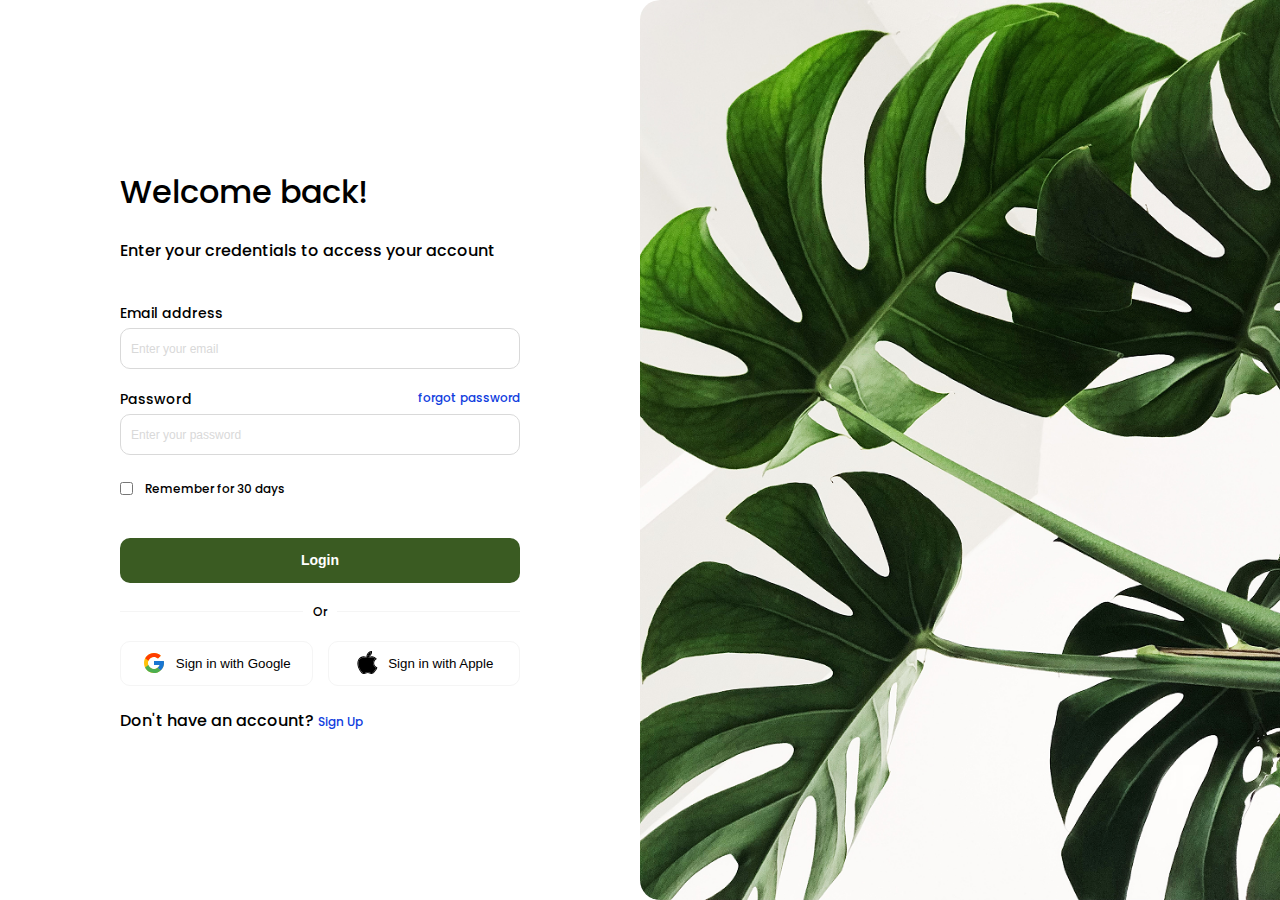
<file: index.html>
<!DOCTYPE html>
<html lang="pt-br">
<head>
    <meta charset="UTF-8">
    <meta http-equiv="refresh" content="0; url=./formulario/src/assets/pages/singin.html">
    
    <title>Redirecionando...</title>
</head>
<body>
    <p>Se você não for redirecionado, <a href="./formulario/src/assets/pages/singin.html">clique aqui</a>.</p>
</body>
</html>
</file>
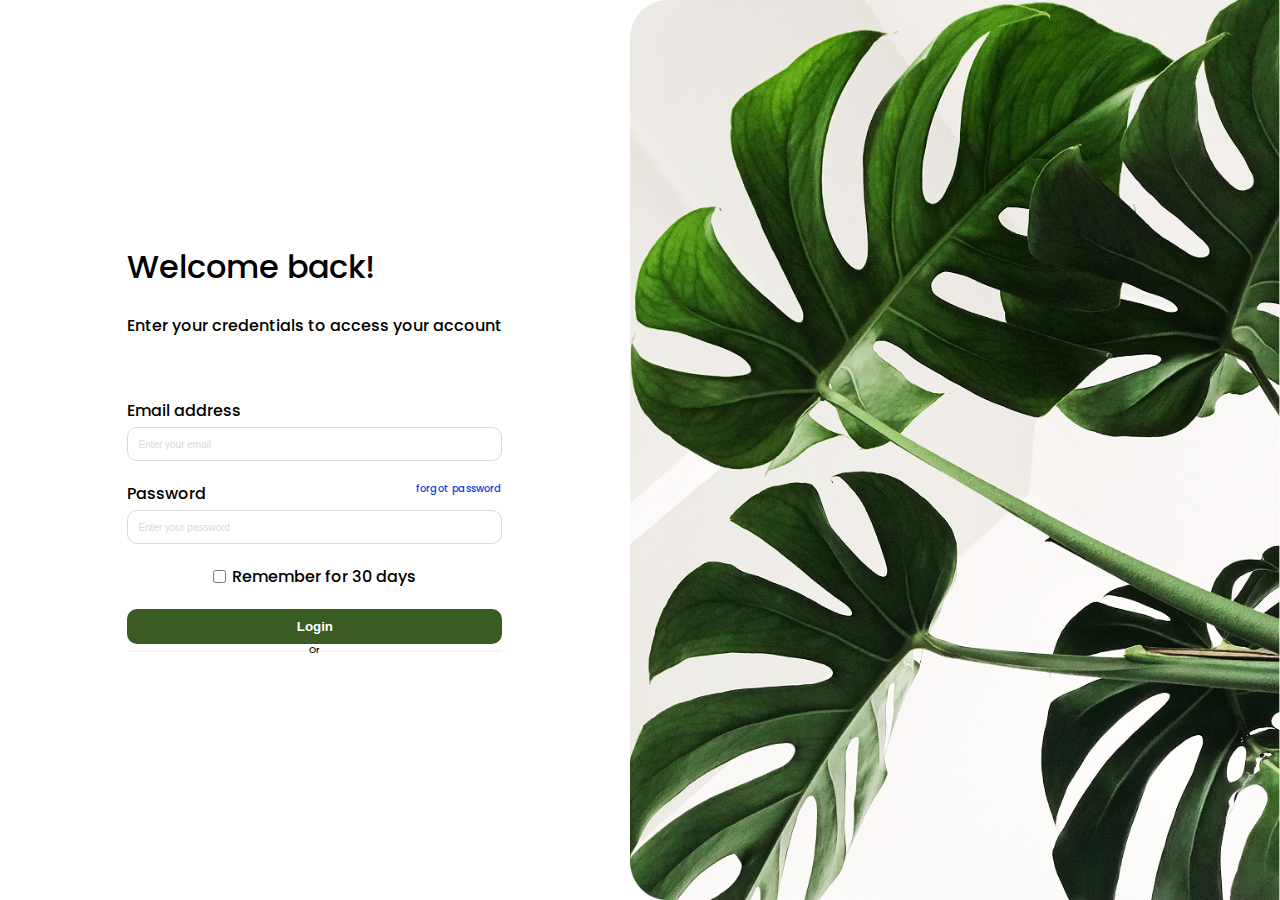
<file: formulario/assets/pages/signin.html>
<!DOCTYPE html>
<html lang="en">

<head>
  <meta charset="UTF-8">
  <meta name="viewport" content="width=device-width, initial-scale=1.0">
  <link rel="stylesheet" href="./../styles/signin.css">
  <link rel="preconnect" href="https://fonts.googleapis.com">
  <link rel="preconnect" href="https://fonts.gstatic.com" crossorigin>
  <link
    href="https://fonts.googleapis.com/css2?family=Poppins:wght@300;400;500;600;700&display=swap"
    rel="stylesheet">
  <title>Signin</title>
</head>

<body>
  <main>
    <section>
      <div class="form-container">
        <h1>Welcome back!</h1>
        <p>Enter your credentials to access your account</p>

        <form id="loginForm">
          <fieldset>
            <label for="email">Email address</label>
            <input placeholder="Enter your email" type="email" name="email" id="email" required>
          </fieldset>

          <fieldset>
            <div class="title-wrapper">
              <label for="password">Password</label>
              <a href="#">forgot password</a>
            </div>
            <input placeholder="Enter your password" type="password" name="password" id="password" required>
          </fieldset>

          <fieldset class="checkbox">
            <input type="checkbox" name="remember" id="remember">
            <label for="remember">Remember for 30 days</label>
          </fieldset>

          <button type="submit">Login</button>
        </form>

        <div class="divider">
          <div class="line"></div>
          <p>Or</p>
          <div class="line"></div>
        </div>
      </div>
    </section>

    <img src="./../images/costela_de_adao.png" alt="Foto de uma costela de Adão.">
  </main>

  <script>
    const form = document.getElementById("loginForm");

    form.addEventListener("submit", async (event) => {
      event.preventDefault(); // impede o reload da página

      const email = document.getElementById("email").value;
      const password = document.getElementById("password").value;

      // Corpo da requisição em JSON
      const user = { email, password };

      try {
        const response = await fetch("http://localhost:8084/usuario/cadastro", {
          method: "POST",
          headers: {
            "Content-Type": "application/json"
          },
          body: JSON.stringify(user)
        });

        const data = await response.text(); // sua API retorna texto simples
        alert(data); // exibe a resposta ("Usuário logado", "Senha incorreta", etc.)

      } catch (error) {
        console.error("Erro:", error);
        alert("Erro ao conectar ao servidor.");
      }
    });
  </script>
</body>

</html>
</file>
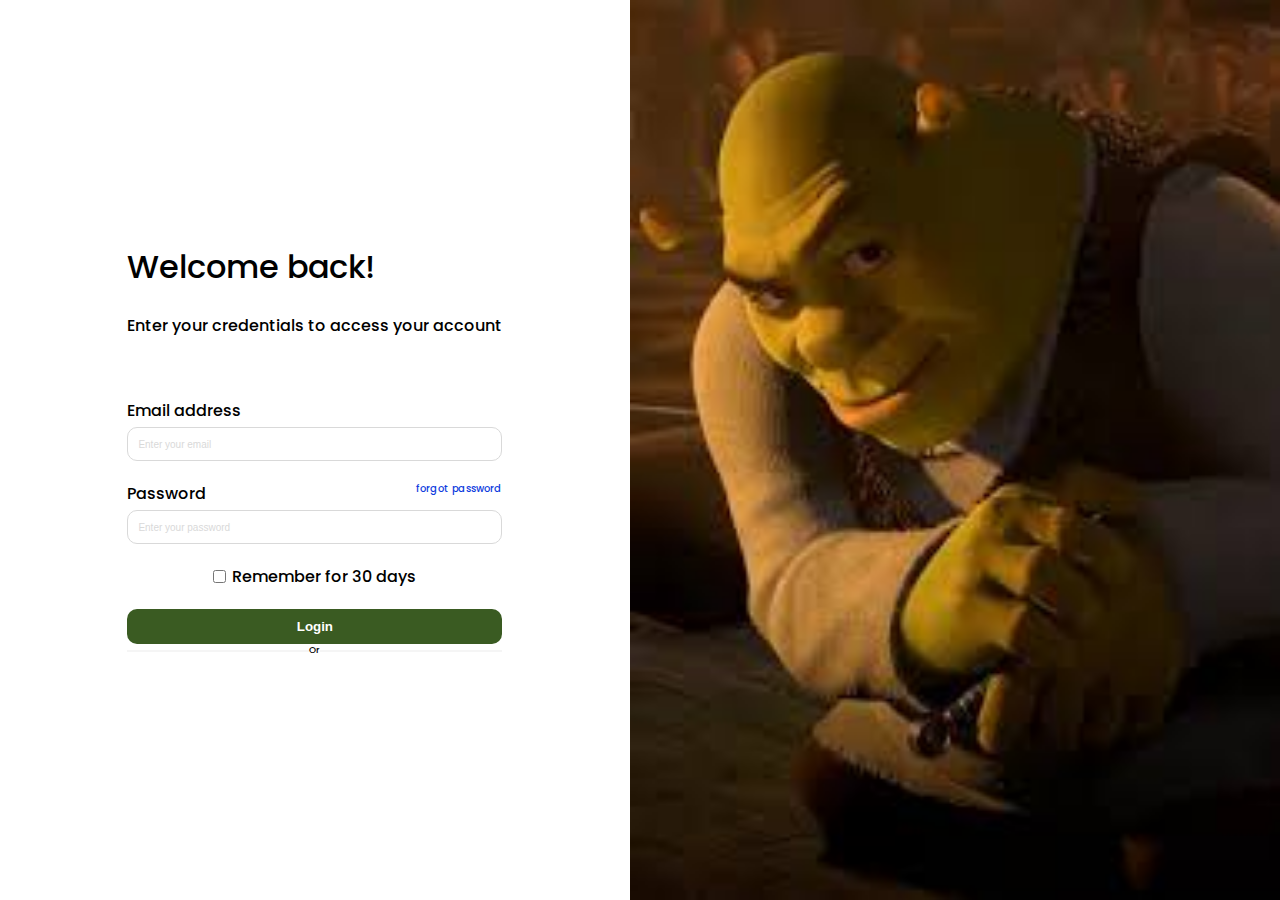
<file: formulario/assets/pages/signup.html>
<!DOCTYPE html>
<html lang="en">

<head>
    <meta charset="UTF-8">
    <meta name="viewport" content="width=device-width, initial-scale=1.0">
    <link rel="stylesheet" href="./../styles/signin.css">
    <link rel="preconnect" href="https://fonts.googleapis.com">
    <link rel="preconnect" href="https://fonts.gstatic.com" crossorigin>
    <link
            href="https://fonts.googleapis.com/css2?family=Poppins:wght@300;400;500;600;700&display=swap"
            rel="stylesheet">
    <title>Signin</title>
</head>

<body>
<main>
    <section>
        <div class="form-container">
            <h1>Welcome back!</h1>
            <p>Enter your credentials to access your account</p>

            <form id="loginForm">
                <fieldset>
                    <label for="email">Email address</label>
                    <input placeholder="Enter your email" type="email" name="email" id="email" required>
                </fieldset>

                <fieldset>
                    <div class="title-wrapper">
                        <label for="password">Password</label>
                        <a href="#">forgot password</a>
                    </div>
                    <input placeholder="Enter your password" type="password" name="password" id="password" required>
                </fieldset>

                <fieldset class="checkbox">
                    <input type="checkbox" name="remember" id="remember">
                    <label for="remember">Remember for 30 days</label>
                </fieldset>

                <button type="submit">Login</button>
            </form>

            <div class="divider">
                <div class="line"></div>
                <p>Or</p>
                <div class="line"></div>
            </div>
        </div>
    </section>

    <img src="./../images/shrek.jpg" alt="Foto de uma costela de Adão.">
</main>

<script>
    const form = document.getElementById("loginForm");

    form.addEventListener("submit", async (event) => {
      event.preventDefault(); // impede o reload da página

      const email = document.getElementById("email").value;
      const password = document.getElementById("password").value;

      // Corpo da requisição em JSON
      const user = { email, password };

      try {
        const response = await fetch("http://localhost:8084/usuario/cadastro", {
          method: "POST",
          headers: {
            "Content-Type": "application/json"
          },
          body: JSON.stringify(user)
        });

        const data = await response.text(); // sua API retorna texto simples
        alert(data); // exibe a resposta ("Usuário logado", "Senha incorreta", etc.)

      } catch (error) {
        console.error("Erro:", error);
        alert("Erro ao conectar ao servidor.");
      }
    });
</script>
</body>

</html>
</file>
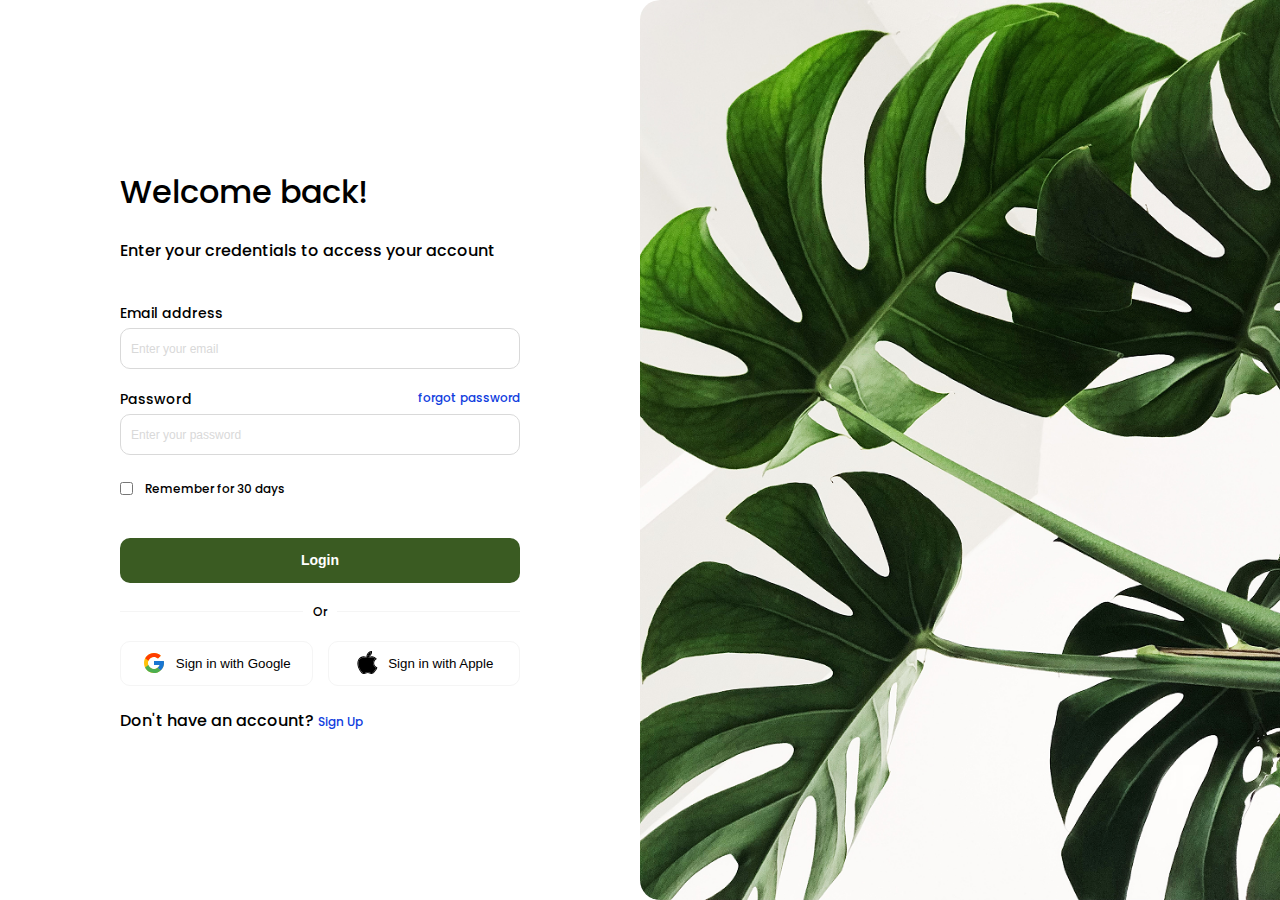
<file: formulario/src/assets/pages/signin.html>
<!DOCTYPE html>
<html lang="en">

<head>
  <meta charset="UTF-8">
  <meta name="viewport" content="width=device-width, initial-scale=1.0">
  <link rel="stylesheet" href="./../styles/signin.css">
  <link rel="preconnect" href="https://fonts.googleapis.com">
  <link rel="preconnect" href="https://fonts.gstatic.com" crossorigin>
  <link
    href="https://fonts.googleapis.com/css2?family=Poppins:wght@300;400;500;600;700&display=swap"
    rel="stylesheet">
  <script src="/formulario/src/assets/js/singin.js"></script>
  <title>Signin</title>
</head>

<body>
  <main>
    <section>
      <div class="form-container">
        <h1>Welcome back!</h1>
        <p>Enter your credentials to access your account</p>

        <form id="loginForm">
          <fieldset>
            <label for="email">Email address</label>
            <input placeholder="Enter your email" type="email" name="email" id="email" required>
          </fieldset>

          <fieldset>
            <div class="title-wrapper">
              <label for="password">Password</label>
              <a href="#">forgot password</a>
            </div>
            <input placeholder="Enter your password" type="password" name="password" id="password" required>
          </fieldset>

          <fieldset class="checkbox">
            <input type="checkbox" name="remember" id="remember">
            <label for="remember">Remember for 30 days</label>
          </fieldset>

          <button type="submit">Login</button>
        </form>

        <div class="divider">
          <div class="line"></div>
          <p>Or</p>
          <div class="line"></div>
        </div>

        <div class="social-login">
          <button type="button" class="btn-social">
            <img src="../images/google-logo.svg" alt="Google-logo"> Sign in with Google
          </button>
          <button type="button" class="btn-social">
            <img src="../images/apple-logo.svg" alt="Apple-logo"> Sign in with Apple
          </button>
        </div>

        <p class="register-link">
          Don't have an account? <a href="./signup.html">Sign Up</a>
        </p>

      </div> </section>

    <img class="hero-image" src="../images/costela-de-adao.png" alt="Foto de uma costela de Adão.">
  </main>
</body>
</html>
  </main>

</body>

</html>
</file>
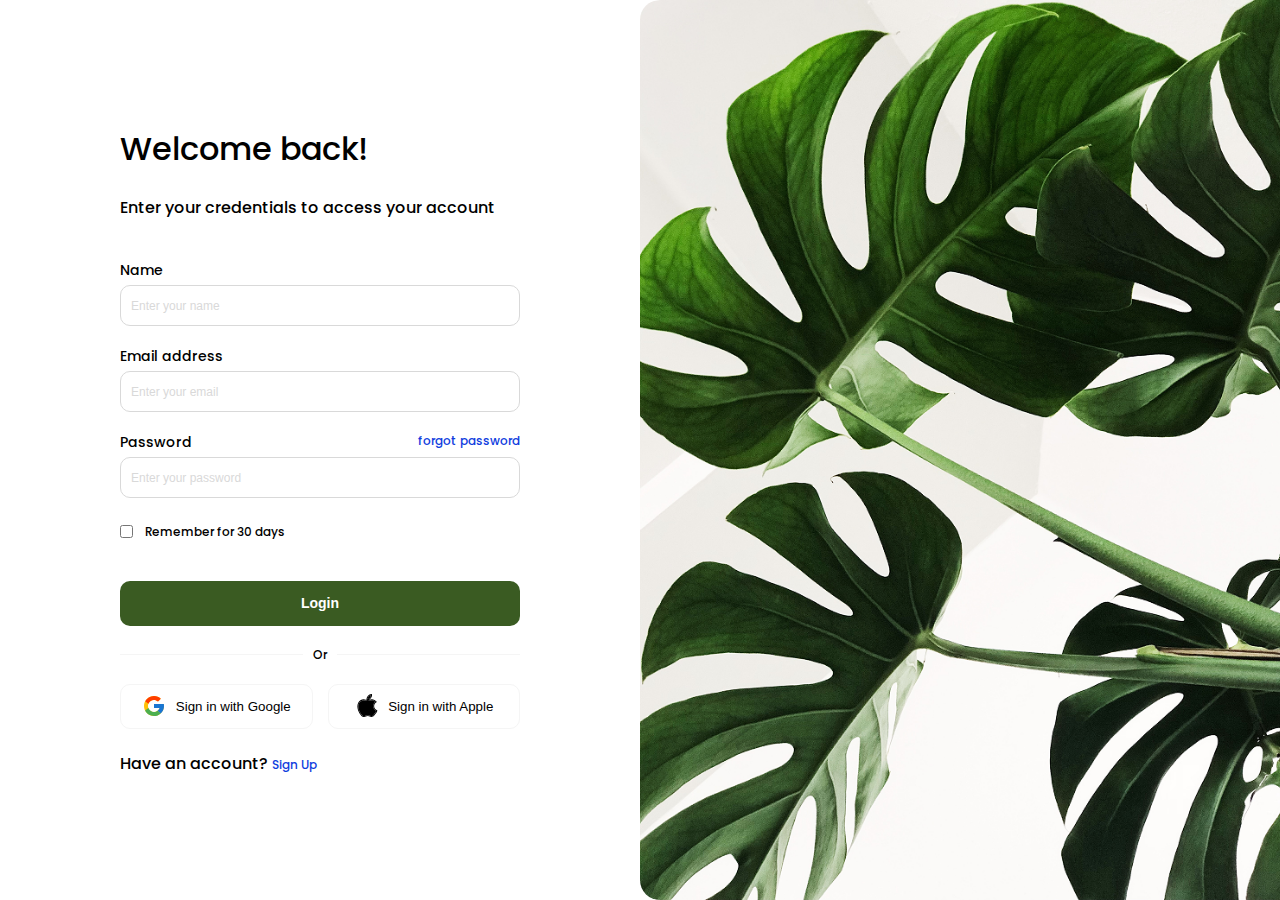
<file: formulario/src/assets/pages/signup.html>
<!DOCTYPE html>
<html lang="en">

<head>
  <meta charset="UTF-8">
  <meta name="viewport" content="width=device-width, initial-scale=1.0">
  <link rel="stylesheet" href="./../styles/signup.css">
  <link rel="preconnect" href="https://fonts.googleapis.com">
  <link rel="preconnect" href="https://fonts.gstatic.com" crossorigin>
  <link
    href="https://fonts.googleapis.com/css2?family=Poppins:wght@300;400;500;600;700&display=swap"
    rel="stylesheet">
  <script src="/formulario/src/assets/js/singup.js"></script>
  <title>Signin</title>
</head>

<body>
  <main>
    <section>
      <div class="form-container">
        <h1>Welcome back!</h1>
        <p>Enter your credentials to access your account</p>

        <form id="signupForm">
          <fieldset>
            <label for="name">Name</label>
            <input placeholder="Enter your name" type="text" name="name" id="name" required>
          </fieldset>
          
          <fieldset>
            <label for="email">Email address</label>
            <input placeholder="Enter your email" type="email" name="email" id="email" required>
          </fieldset>

          <fieldset>
            <div class="title-wrapper">
              <label for="password">Password</label>
              <a href="#">forgot password</a>
            </div>
            <input placeholder="Enter your password" type="password" name="password" id="password" required>
          </fieldset>

          <fieldset class="checkbox">
            <input type="checkbox" name="remember" id="remember">
            <label for="remember">Remember for 30 days</label>
          </fieldset>

          <button type="submit">Login</button>
        </form>

        <div class="divider">
          <div class="line"></div>
          <p>Or</p>
          <div class="line"></div>
        </div>

        <div class="social-login">
          <button type="button" class="btn-social">
            <img src="../images/google-logo.svg" alt="G"> Sign in with Google
          </button>
          <button type="button" class="btn-social">
            <img src="../images/apple-logo.svg" alt="A"> Sign in with Apple
          </button>
        </div>

        <p class="register-link">
          Have an account? <a href="./singnin.html">Sign Up</a>
        </p>

      </div> </section>

    <img class="hero-image" src="../images/costela-de-adao.png" alt="Foto de uma costela de Adão.">
  </main>
</body>
</html>
  </main>

</body>

</html>
</file>
<file: formulario/src/assets/styles/signin.css>
@import url("global.css");

/*===== Corpo =====*/
main {
    width: 100vw;
    height: 100vh;
    display: flex;
}

/*===== Título =====*/
h1 {
    font-size: 32px;
    font-weight: 500;
    font-style: normal;
    color: var(--black-escuro);
}

.form-container > p {
    font-size: 16px;
    font-weight: 500;
    margin-top: 22px;
    color: var(--black-escuro);
}

section {
    width: 50%;
    display: flex;
    justify-content: center;
    flex-direction: column;
    align-items: center;
    padding: 0 50px;
}

/*===== Imagem =====*/
.hero-image {
    width: 50%;
    height: 100vh;
    object-fit: cover;
    border-top-left-radius: 20px;
    border-bottom-left-radius: 20px;
}

/*===== Formulário =====*/
.form-container {
    width: 100%;
    max-width: 400px;
}

form {
    display: flex;
    flex-direction: column;
    gap: 20px;
    margin-top: 40px;
    width: 100%;
}

fieldset {
    border: none;
    padding: 0;
    margin: 0;
    display: flex;
    flex-direction: column;
    gap: 4px;
}

/*===== Inputs =====*/
label {
    font-size: 14px;
    font-weight: 500;
    color: var(--black-escuro);
}

input[type="password"], input[type="email"] {
    border: 1px solid var(--grey);
    border-radius: 10px;
    padding: 12px 10px;
    width: 100%;
    box-sizing: border-box; 
}

input::placeholder {
    font-size: 12px;
    font-weight: 500;
    color: var(--grey);
}

/*===== Esqueceu a senha =====*/
.title-wrapper {
    display: flex;
    justify-content: space-between;
}

a {
    font-size: 12px;
    font-weight: 500;
    color: var(--blue-ray);
    text-decoration: none;
}


.checkbox {
    display: flex;
    flex-direction: row;
    align-items: center;
    justify-content: flex-start; 
    width: 100%;
    margin-top: 5px;
    margin-bottom: 20px;
}

.checkbox > label {
    font-size: 12px;
    color: var(--black-escuro);
    margin-left: 8px;
    cursor: pointer;
}


button[type="submit"] {
    background-color: var(--green-day);
    color: white;
    height: 45px;
    border: none;
    border-radius: 10px;
    font-weight: 700;
    font-size: 14px;
    cursor: pointer;
    width: 100%;
}

/*===== Divisor (Or) =====*/
.divider {
    width: 100%;
    display: flex;
    justify-content: center;
    align-items: center;
    margin: 20px 0;
}

.divider > p {
    padding: 0 10px;
    font-size: 12px;
    font-weight: 500;
    color: var(--black-escuro);
}

.line {
    flex: 1;
    height: 1px;
    background-color: var(--border-gay);
}

/*===== Botões Sociais =====*/
.social-login {
    display: flex;
    flex-direction: row;
    justify-content: space-between;
    gap: 15px;
    width: 100%;
}

.btn-social {
    flex: 1; 
    background-color: transparent;
    border: 1px solid var(--border-gay);
    color: var(--black-escuro);
    height: 45px;
    border-radius: 10px;
    display: flex;
    align-items: center;
    justify-content: center;
    gap: 10px;
    }
</file>
<file: formulario/src/assets/styles/signup.css>
@import url("global.css");

/*===== Corpo =====*/
main {
    width: 100vw;
    height: 100vh;
    display: flex;
}

/*===== Título =====*/
h1 {
    font-size: 32px;
    font-weight: 500;
    font-style: normal;
    color: var(--black-escuro);
}

.form-container > p {
    font-size: 16px;
    font-weight: 500;
    margin-top: 22px;
    color: var(--black-escuro);
}

section {
    width: 50%;
    display: flex;
    justify-content: center;
    flex-direction: column;
    align-items: center;
    padding: 0 50px;
}

/*===== Imagem =====*/
.hero-image {
    width: 50%;
    height: 100vh;
    object-fit: cover;
    border-top-left-radius: 20px;
    border-bottom-left-radius: 20px;
}

/*===== Formulário =====*/
.form-container {
    width: 100%;
    max-width: 400px;
}

form {
    display: flex;
    flex-direction: column;
    gap: 20px;
    margin-top: 40px;
    width: 100%;
}

fieldset {
    border: none;
    padding: 0;
    margin: 0;
    display: flex;
    flex-direction: column;
    gap: 4px;
}

/*===== Inputs =====*/
label {
    font-size: 14px;
    font-weight: 500;
    color: var(--black-escuro);
}

input[type="password"], input[type="email"], input[type="text"] {
    border: 1px solid var(--grey);
    border-radius: 10px;
    padding: 12px 10px;
    width: 100%;
    box-sizing: border-box; 
}

input::placeholder {
    font-size: 12px;
    font-weight: 500;
    color: var(--grey);
}

/*===== Esqueceu a senha =====*/
.title-wrapper {
    display: flex;
    justify-content: space-between;
}

a {
    font-size: 12px;
    font-weight: 500;
    color: var(--blue-ray);
    text-decoration: none;
}


.checkbox {
    display: flex;
    flex-direction: row;
    align-items: center;
    justify-content: flex-start; 
    width: 100%;
    margin-top: 5px;
    margin-bottom: 20px;
}

.checkbox > label {
    font-size: 12px;
    color: var(--black-escuro);
    margin-left: 8px;
    cursor: pointer;
}


button[type="submit"] {
    background-color: var(--green-day);
    color: white;
    height: 45px;
    border: none;
    border-radius: 10px;
    font-weight: 700;
    font-size: 14px;
    cursor: pointer;
    width: 100%;
}

/*===== Divisor (Or) =====*/
.divider {
    width: 100%;
    display: flex;
    justify-content: center;
    align-items: center;
    margin: 20px 0;
}

.divider > p {
    padding: 0 10px;
    font-size: 12px;
    font-weight: 500;
    color: var(--black-escuro);
}

.line {
    flex: 1;
    height: 1px;
    background-color: var(--border-gay);
}

/*===== Botões Sociais =====*/
.social-login {
    display: flex;
    flex-direction: row;
    justify-content: space-between;
    gap: 15px;
    width: 100%;
}

.btn-social {
    flex: 1; 
    background-color: transparent;
    border: 1px solid var(--border-gay);
    color: var(--black-escuro);
    height: 45px;
    border-radius: 10px;
    display: flex;
    align-items: center;
    justify-content: center;
    gap: 10px;
    }
</file>
<file: formulario/assets/styles/signin.css>
/*===== Reset CSS =====*/
@import url("global.css");

/*===== Corpo =====*/
main {
    width: 100vw;
    height: 100vh;
    display: flex;
}

/*===== Formulário =====*/
form {
    display: flex;
    flex-direction: column;
    gap: 20px;
    margin-top: 60px;
}

.form-container > p {
    font-size: 16px;
    font-weight: 500;
    margin-top: 22px;
    color: var(--black-escuro);
}

.title-wrapper{
    display: flex;
    justify-content: space-between;
}

section {
    width: 49.2%;
    display: flex;
    justify-content: center;
    flex-direction: column;
    align-items: center;
}

label {
    font-style: 14px;
    font-weight: 500;
    color: var(--black-escuro);
}

fieldset {
    display: flex;
    flex-direction: column;
    gap: 4px;
}

/*===== Título =====*/
h1 {
    font-size: 32px;
    font-weight: 500;
    font-style: normal;
    color: var(--black-escuro);
}

/*===== Checkbox =====*/
.checkbox {
    flex-direction: row;
    gap: 6px;
    justify-content: center;
    align-items: center;
}

.checkbox > label {
    font-style: 9px;
}

/*===== Imagem =====*/
img {
    width: 50.8%;
}

/*===== Botão =====*/
button {
    background-color: var(--green-day);
    color: white;
    height: 35.4px;
    border-radius: 10px;
    font-weight: 700;
    font-size: normal;
}

/*===== Inputs =====*/
input[type="password"], input[type="email"]{
    border: 1px solid var(--grey);
    border-radius: 10px;
    padding: 8.5px 10px;
}

input::placeholder{
    font-size: 10px;
    font-weight: 500;
    color: var(--grey);
}

/*===== Esqueceu a senha =====*/
a {
    font-size: 10px;
    font-weight: 500;
    color: var(--blue-ray);
}

/*===== Divisor (Or) =====*/
.divider{
    width: 100%;
    display: flex;
    justify-content: center;
    align-items: center;
}

.divider > p {
    gap: 4.5px;
    font-size: 9px;
    font-weight: 500;
    color: var(--black-escuro);
}

.line{
    width: 100%;
    height: 2px;
    background-color: var(--border-gay);
}
</file>
